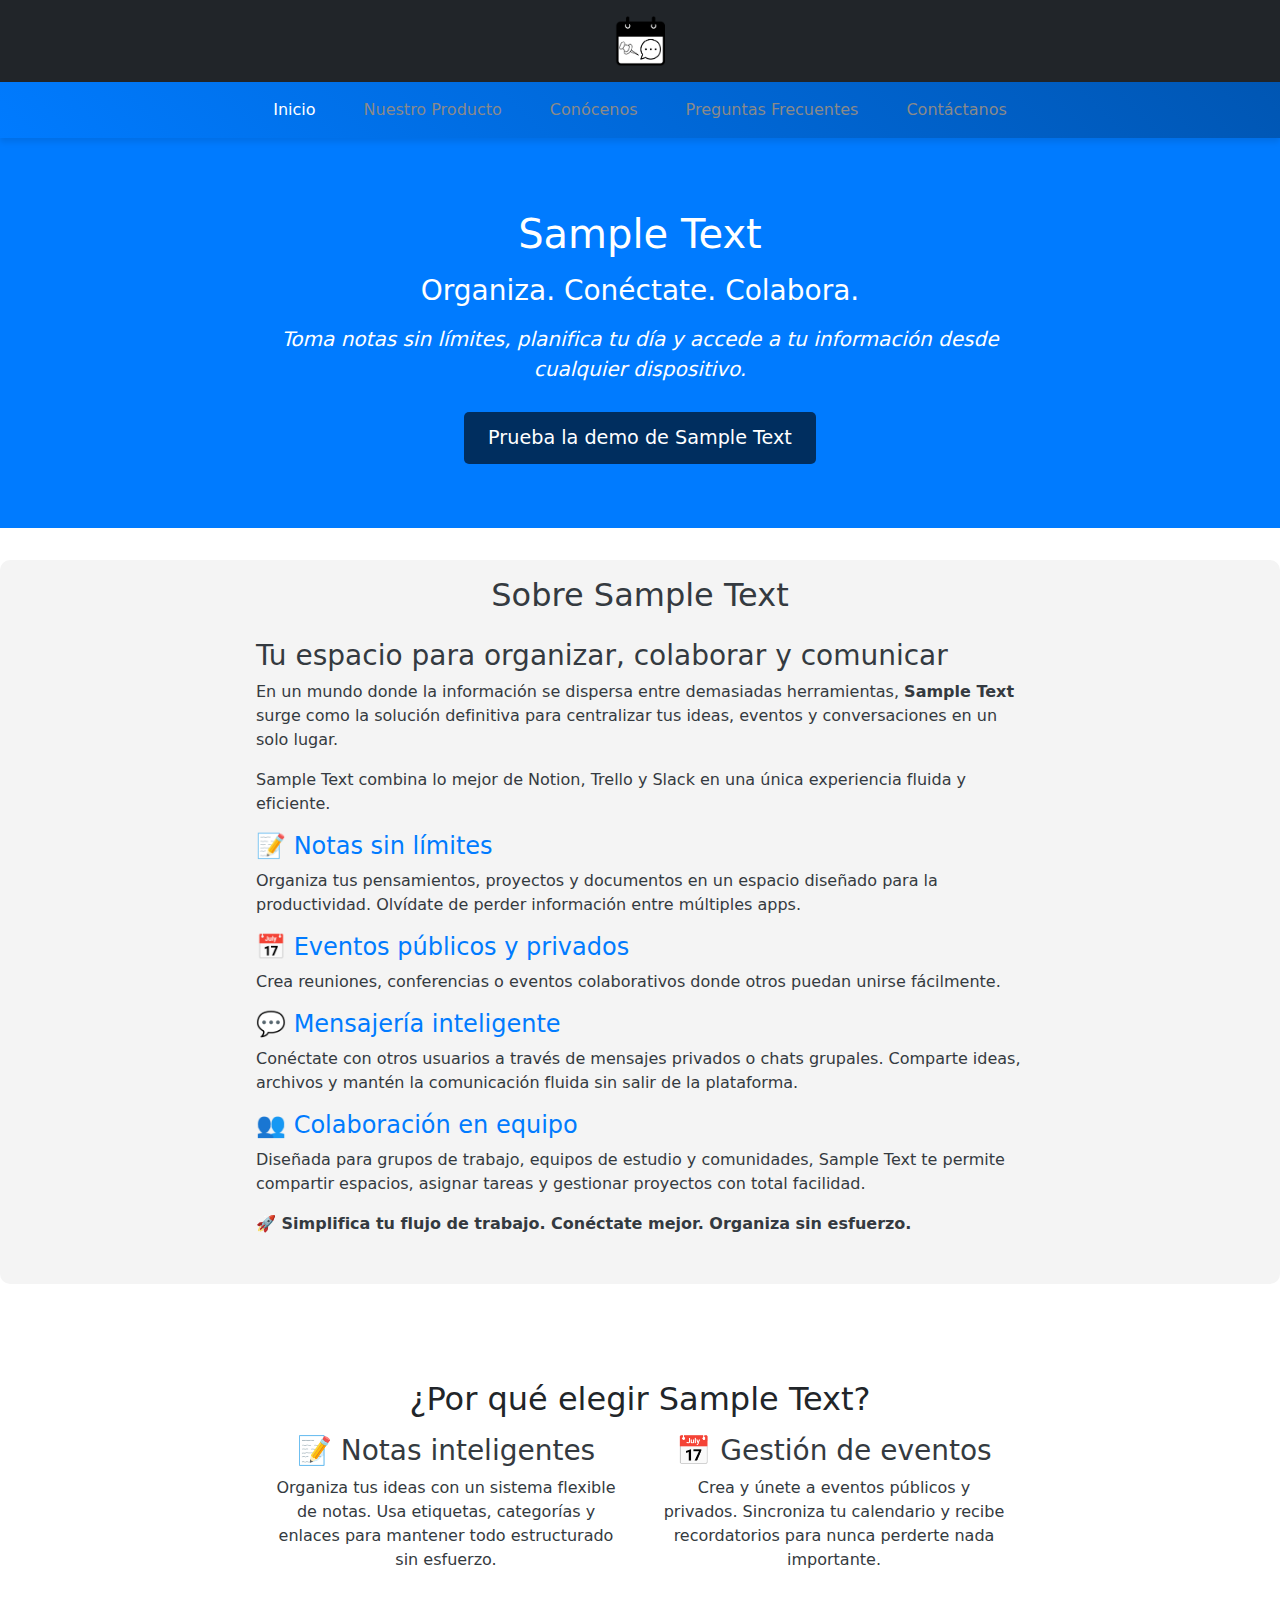
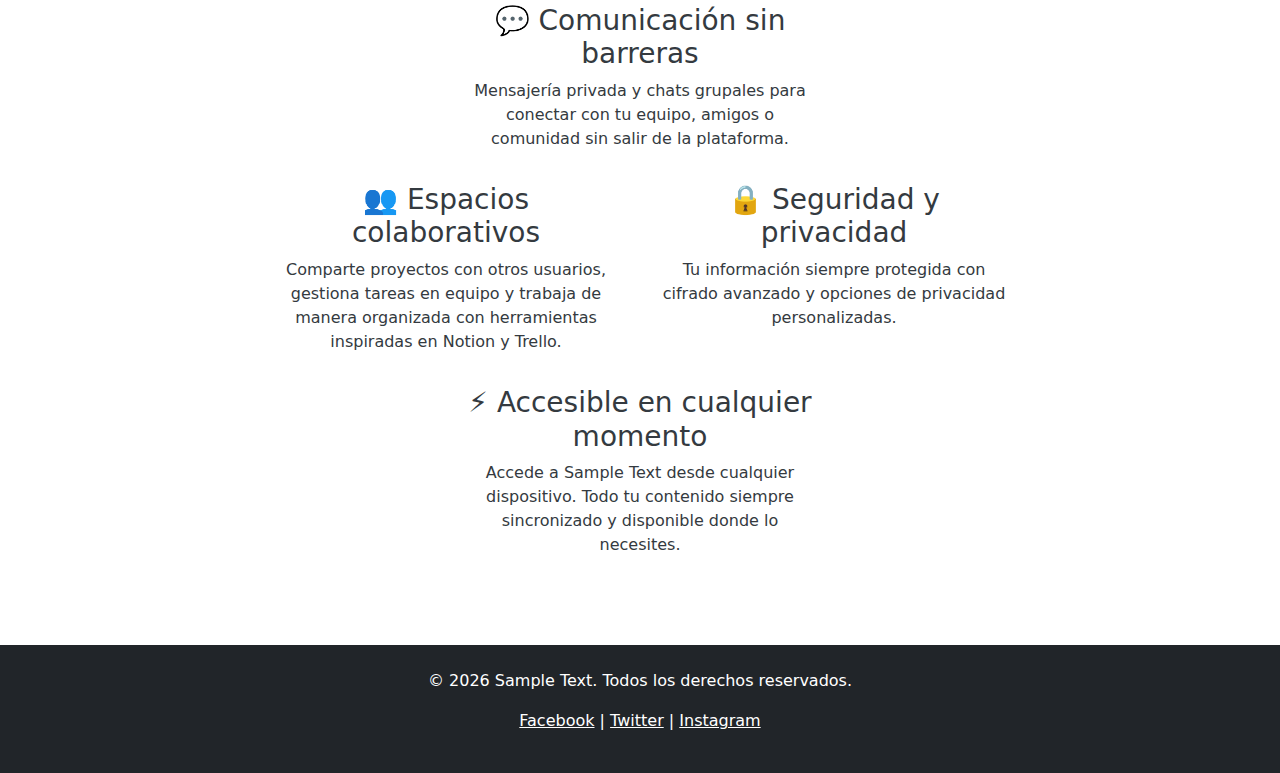
<file: index.html>
<!-- ===================================
     Autor: Gabriel Daniel Manea
     Fecha: 05 de marzo de 2025
  =================================== -->

<!DOCTYPE html>
<html lang="es">
  <head>
    <meta charset="UTF-8">
    <meta name="viewport" content="width=device-width, initial-scale=1.0">
    <meta name="author" content="Gabriel Daniel Manea, Minda Huang">
    <link rel="icon" href="./assets/favicon.png" type="image/png">
    <link rel="stylesheet" href="./css/main.css">
    <link rel="stylesheet" href="./css/index.css">
    <title>Sample Text</title>

    <!-- Bootstrap CSS -->
    <link
      href="https://cdn.jsdelivr.net/npm/bootstrap@5.3.0-alpha1/dist/css/bootstrap.min.css"
      rel="stylesheet">
  </head>
  <body>
    <!-- Header con el logo -->
    <header class="bg-dark py-3">
      <div class="container text-center">
        <a href="./index.html">
          <img
            src="./assets/img/logo.png"
            alt="Imagen del logo de Sample Text"
            class="img-fluid"
            style="max-height: 50px">
        </a>
      </div>
    </header>

    <!-- Barra de navegación (Nav) centrada -->
    <nav
      class="navbar navbar-expand-lg navbar-dark"
      style="background: linear-gradient(45deg, #007bff, #0056b3)">
      <div class="container">
        <button
          class="navbar-toggler"
          type="button"
          data-bs-toggle="collapse"
          data-bs-target="#navbarNav"
          aria-controls="navbarNav"
          aria-expanded="false"
          aria-label="Toggle navigation">
          <span class="navbar-toggler-icon"></span>
        </button>
        <div
          class="collapse navbar-collapse justify-content-center"
          id="navbarNav">
          <ul class="navbar-nav">
            <li class="nav-item ms-3">
              <a class="nav-link text-white active" href="./index.html"
                >Inicio</a
              >
            </li>
            <li class="nav-item ms-3">
              <a class="nav-link text-grey" href="./pages/producto.html"
                >Nuestro Producto</a
              >
            </li>
            <li class="nav-item ms-3">
              <a class="nav-link text-grey" href="./pages/conocenos.html"
                >Conócenos</a
              >
            </li>
            <li class="nav-item ms-3">
              <a class="nav-link text-grey" href="./pages/faq.html"
                >Preguntas Frecuentes</a
              >
            </li>
            <li class="nav-item ms-3">
              <a class="nav-link text-grey" href="./pages/contacto.html"
                >Contáctanos</a
              >
            </li>
          </ul>
        </div>
      </div>
    </nav>

    <main>
      <!-- Sección de Bienvenida -->
      <section id="helloSection" class="text-center">
        <h1>Sample Text</h1>
        <h3>Organiza. Conéctate. Colabora.</h3>
        <p class="lead">
          Toma notas sin límites, planifica tu día y accede a tu información
          desde cualquier dispositivo.
        </p>
        <a href="./pages/producto.html" class="cta-button"
          >Prueba la demo de Sample Text</a
        >
      </section>

      <!-- Sección de Información -->
      <section id="info">
        <h2>Sobre Sample Text</h2>
        <div class="text-block">
          <h3>Tu espacio para organizar, colaborar y comunicar</h3>
          <p>
            En un mundo donde la información se dispersa entre demasiadas
            herramientas, <strong>Sample Text</strong> surge como la solución
            definitiva para centralizar tus ideas, eventos y conversaciones en
            un solo lugar.
          </p>
          <p>
            Sample Text combina lo mejor de Notion, Trello y Slack en una única
            experiencia fluida y eficiente.
          </p>

          <h4>📝 Notas sin límites</h4>
          <p>
            Organiza tus pensamientos, proyectos y documentos en un espacio
            diseñado para la productividad. Olvídate de perder información entre
            múltiples apps.
          </p>

          <h4>📅 Eventos públicos y privados</h4>
          <p>
            Crea reuniones, conferencias o eventos colaborativos donde otros
            puedan unirse fácilmente.
          </p>

          <h4>💬 Mensajería inteligente</h4>
          <p>
            Conéctate con otros usuarios a través de mensajes privados o chats
            grupales. Comparte ideas, archivos y mantén la comunicación fluida
            sin salir de la plataforma.
          </p>

          <h4>👥 Colaboración en equipo</h4>
          <p>
            Diseñada para grupos de trabajo, equipos de estudio y comunidades,
            Sample Text te permite compartir espacios, asignar tareas y
            gestionar proyectos con total facilidad.
          </p>

          <p>
            <strong
              >🚀 Simplifica tu flujo de trabajo. Conéctate mejor. Organiza sin
              esfuerzo.</strong
            >
          </p>
        </div>
      </section>

      <!-- Sección de Características -->
      <section id="features" class="container text-center">
        <h2>¿Por qué elegir Sample Text?</h2>
        <div class="row feature-grid">
          <div class="col-md-4">
            <h3>📝 Notas inteligentes</h3>
            <p>
              Organiza tus ideas con un sistema flexible de notas. Usa
              etiquetas, categorías y enlaces para mantener todo estructurado
              sin esfuerzo.
            </p>
          </div>
          <div class="col-md-4">
            <h3>📅 Gestión de eventos</h3>
            <p>
              Crea y únete a eventos públicos y privados. Sincroniza tu
              calendario y recibe recordatorios para nunca perderte nada
              importante.
            </p>
          </div>
          <div class="col-md-4">
            <h3>💬 Comunicación sin barreras</h3>
            <p>
              Mensajería privada y chats grupales para conectar con tu equipo,
              amigos o comunidad sin salir de la plataforma.
            </p>
          </div>
        </div>
        <div class="row feature-grid">
          <div class="col-md-4">
            <h3>👥 Espacios colaborativos</h3>
            <p>
              Comparte proyectos con otros usuarios, gestiona tareas en equipo y
              trabaja de manera organizada con herramientas inspiradas en Notion
              y Trello.
            </p>
          </div>
          <div class="col-md-4">
            <h3>🔒 Seguridad y privacidad</h3>
            <p>
              Tu información siempre protegida con cifrado avanzado y opciones
              de privacidad personalizadas.
            </p>
          </div>
          <div class="col-md-4">
            <h3>⚡ Accesible en cualquier momento</h3>
            <p>
              Accede a Sample Text desde cualquier dispositivo. Todo tu
              contenido siempre sincronizado y disponible donde lo necesites.
            </p>
          </div>
        </div>
      </section>
    </main>

    <!-- Footer -->
    <footer class="bg-dark text-white text-center py-4">
      <div class="container">
        <p>
          &copy; <span id="current-year"></span> Sample Text. Todos los derechos
          reservados.
        </p>
        <p>
          <a href="#" class="text-white" target="_blank">Facebook</a> |
          <a href="#" class="text-white" target="_blank">Twitter</a> |
          <a href="#" class="text-white" target="_blank">Instagram</a>
        </p>
      </div>
    </footer>

    <!-- JavaScript para el año dinámico -->
    <script>
      // Obtener el elemento con el id 'current-year'
      const currentYear = document.getElementById("current-year");

      // Establecer el valor del año actual
      currentYear.textContent = new Date().getFullYear();
    </script>

    <!-- Bootstrap JS y Popper.js -->
    <script src="https://cdn.jsdelivr.net/npm/@popperjs/core@2.11.6/dist/umd/popper.min.js"></script>
    <script src="https://cdn.jsdelivr.net/npm/bootstrap@5.3.0-alpha1/dist/js/bootstrap.min.js"></script>
  </body>
</html>
</file>
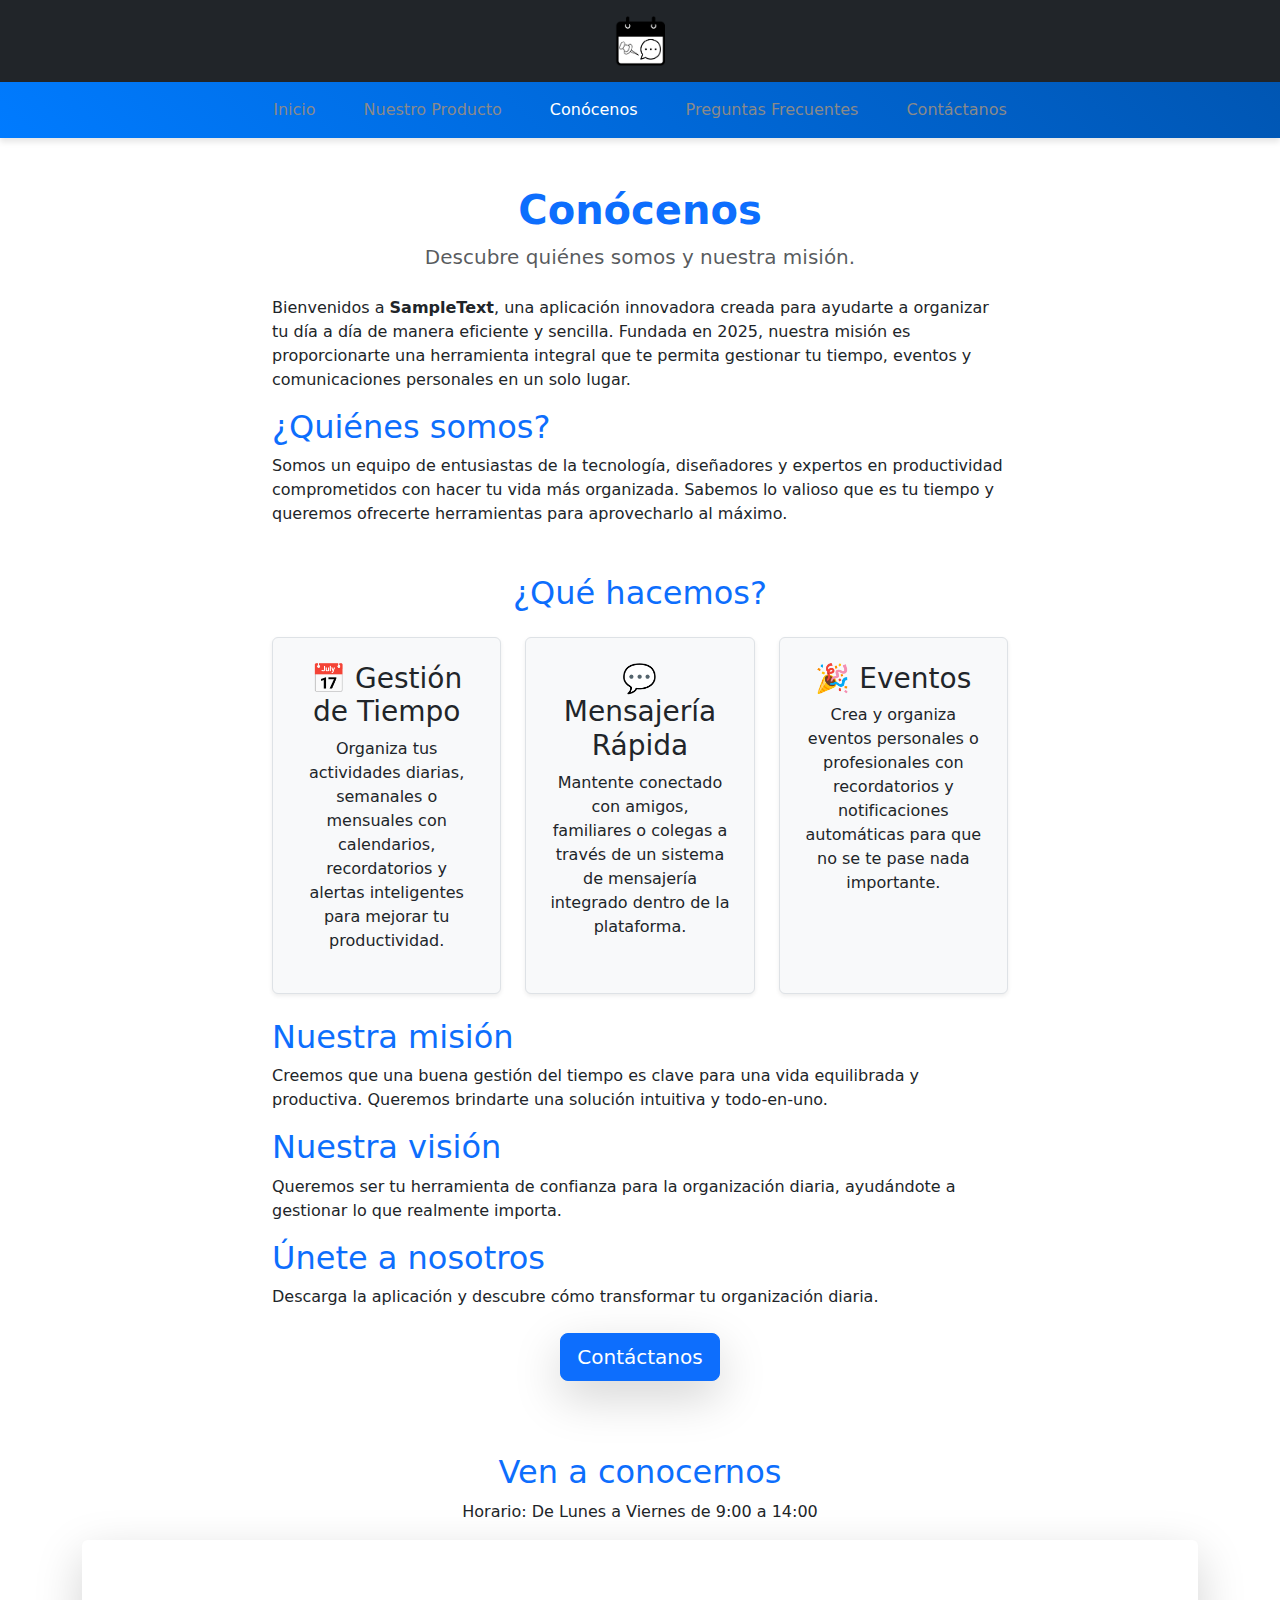
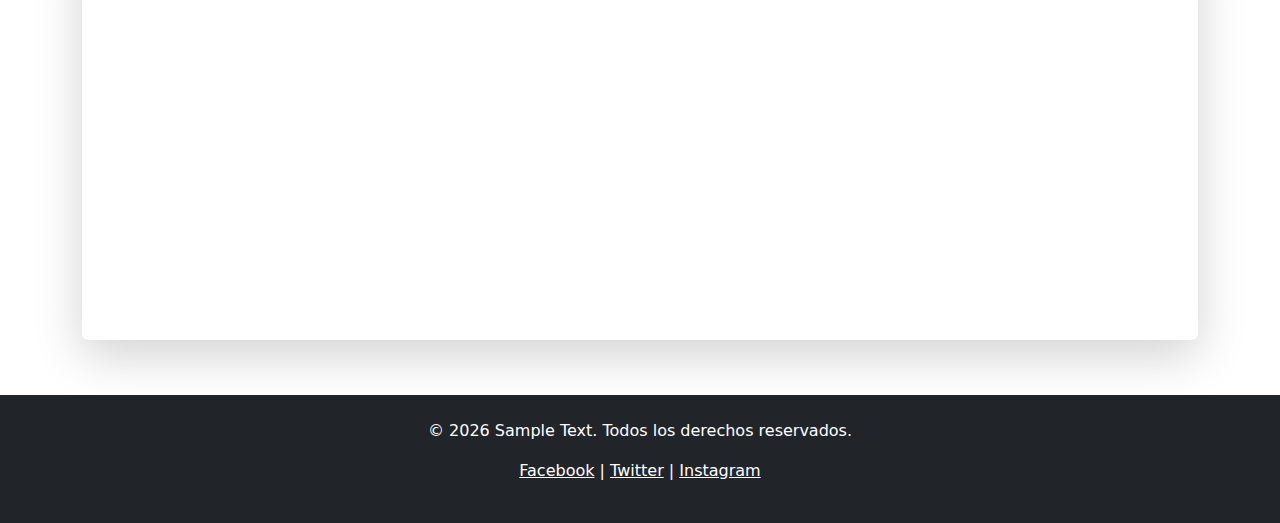
<file: pages/conocenos.html>
<!-- ===================================
     Autor: Minda Huang
     Fecha: 05 de marzo de 2025
  =================================== -->

<!DOCTYPE html>
<html lang="es">
  <head>
    <meta charset="UTF-8">
    <meta name="viewport" content="width=device-width, initial-scale=1.0">
    <meta name="author" content="Gabriel Daniel Manea, Minda Huang">
    <link rel="icon" href="../assets/favicon.png" type="image/png">
    <link rel="stylesheet" href="../css/main.css">
    <link rel="stylesheet" href="../css/conocenos.css">
    <link rel="stylesheet" href="../css/conocenos.css">
    <title>Conócenos</title>

    <!-- Bootstrap CSS -->
    <link
      href="https://cdn.jsdelivr.net/npm/bootstrap@5.3.0-alpha1/dist/css/bootstrap.min.css"
      rel="stylesheet">
  </head>
  <body>
    <!-- Header con el logo -->
    <header class="bg-dark py-3">
      <div class="container text-center">
        <a href="../index.html">
          <img
            src="../assets/img/logo.png"
            alt="Imagen del logo de Sample Text"
            class="img-fluid"
            style="max-height: 50px">
        </a>
      </div>
    </header>

    <!-- Barra de navegación (Nav) centrada -->
    <nav
      class="navbar navbar-expand-lg navbar-dark"
      style="background: linear-gradient(45deg, #007bff, #0056b3)">
      <div class="container">
        <button
          class="navbar-toggler"
          type="button"
          data-bs-toggle="collapse"
          data-bs-target="#navbarNav"
          aria-controls="navbarNav"
          aria-expanded="false"
          aria-label="Toggle navigation">
          <span class="navbar-toggler-icon"></span>
        </button>
        <div
          class="collapse navbar-collapse justify-content-center"
          id="navbarNav">
          <ul class="navbar-nav">
            <li class="nav-item ms-3">
              <a class="nav-link text-grey" href="../index.html">Inicio</a>
            </li>
            <li class="nav-item ms-3">
              <a class="nav-link text-grey" href="./producto.html"
                >Nuestro Producto</a
              >
            </li>
            <li class="nav-item ms-3">
              <a class="nav-link text-white active" href="./conocenos.html"
                >Conócenos</a
              >
            </li>
            <li class="nav-item ms-3">
              <a class="nav-link text-grey" href="./faq.html"
                >Preguntas Frecuentes</a
              >
            </li>
            <li class="nav-item ms-3">
              <a class="nav-link text-grey" href="./contacto.html"
                >Contáctanos</a
              >
            </li>
          </ul>
        </div>
      </div>
    </nav>

    <!-- Contenido principal -->
    <main class="container py-5">
      <div class="text-center">
        <h1 class="fw-bold text-primary">Conócenos</h1>
        <p class="lead text-muted">Descubre quiénes somos y nuestra misión.</p>
      </div>

      <div class="row mt-4">
        <div class="col-lg-8 mx-auto">
          <p>
            Bienvenidos a <strong>SampleText</strong>, una aplicación innovadora
            creada para ayudarte a organizar tu día a día de manera eficiente y
            sencilla. Fundada en 2025, nuestra misión es proporcionarte una
            herramienta integral que te permita gestionar tu tiempo, eventos y
            comunicaciones personales en un solo lugar.
          </p>

          <h2 class="text-primary">¿Quiénes somos?</h2>
          <p>
            Somos un equipo de entusiastas de la tecnología, diseñadores y
            expertos en productividad comprometidos con hacer tu vida más
            organizada. Sabemos lo valioso que es tu tiempo y queremos ofrecerte
            herramientas para aprovecharlo al máximo.
          </p>

          <h2 class="text-primary text-center mt-5">¿Qué hacemos?</h2>
          <div class="row text-center mt-4">
            <div class="col-md-4">
              <div class="p-4 border rounded shadow-sm bg-light h-100">
                <h3>📅 Gestión de Tiempo</h3>
                <p>
                  Organiza tus actividades diarias, semanales o mensuales con
                  calendarios, recordatorios y alertas inteligentes para mejorar
                  tu productividad.
                </p>
              </div>
            </div>
            <div class="col-md-4">
              <div class="p-4 border rounded shadow-sm bg-light h-100">
                <h3>💬 Mensajería Rápida</h3>
                <p>
                  Mantente conectado con amigos, familiares o colegas a través
                  de un sistema de mensajería integrado dentro de la plataforma.
                </p>
              </div>
            </div>
            <div class="col-md-4">
              <div class="p-4 border rounded shadow-sm bg-light h-100">
                <h3>🎉 Eventos</h3>
                <p>
                  Crea y organiza eventos personales o profesionales con
                  recordatorios y notificaciones automáticas para que no se te
                  pase nada importante.
                </p>
              </div>
            </div>
          </div>

          <h2 class="text-primary mt-4">Nuestra misión</h2>
          <p>
            Creemos que una buena gestión del tiempo es clave para una vida
            equilibrada y productiva. Queremos brindarte una solución intuitiva
            y todo-en-uno.
          </p>

          <h2 class="text-primary">Nuestra visión</h2>
          <p>
            Queremos ser tu herramienta de confianza para la organización
            diaria, ayudándote a gestionar lo que realmente importa.
          </p>

          <h2 class="text-primary">Únete a nosotros</h2>
          <p>
            Descarga la aplicación y descubre cómo transformar tu organización
            diaria.
          </p>

          <div class="text-center my-4">
            <a href="./contacto.html" class="btn btn-primary btn-lg shadow-lg"
              >Contáctanos</a
            >
          </div>
        </div>
      </div>

      <h2 class="text-primary text-center mt-5">Ven a conocernos</h2>
      <p class="text-center">Horario: De Lunes a Viernes de 9:00 a 14:00</p>
      <div class="text-center">
        <iframe
          class="rounded shadow-lg"
          src="https://www.google.com/maps/embed?pb=!1m18!1m12!1m3!1d3081.761595910174!2d-0.46865632416276914!3d39.42951517161536!2m3!1f0!2f0!3f0!3m2!1i1024!2i768!4f13.1!3m3!1m2!1s0xd6051c6c56cfbf7%3A0x342b9d1e78f763c!2sIES%20Serra%20Perenxisa!5e0!3m2!1ses!2ses!4v1741109785079!5m2!1ses!2ses"
          allowfullscreen=""
          loading="lazy"></iframe>
      </div>
    </main>

    <!-- Footer -->
    <footer class="bg-dark text-white text-center py-4">
      <div class="container">
        <p>
          &copy; <span id="current-year"></span> Sample Text. Todos los derechos
          reservados.
        </p>
        <p>
          <a href="#" class="text-white" target="_blank">Facebook</a> |
          <a href="#" class="text-white" target="_blank">Twitter</a> |
          <a href="#" class="text-white" target="_blank">Instagram</a>
        </p>
      </div>
    </footer>

    <!-- JavaScript para el año dinámico -->
    <script>
      // Obtener el elemento con el id 'current-year'
      const currentYear = document.getElementById("current-year");

      // Establecer el valor del año actual
      currentYear.textContent = new Date().getFullYear();
    </script>

    <!-- Bootstrap JS y Popper.js -->
    <script src="https://cdn.jsdelivr.net/npm/@popperjs/core@2.11.6/dist/umd/popper.min.js"></script>
    <script src="https://cdn.jsdelivr.net/npm/bootstrap@5.3.0-alpha1/dist/js/bootstrap.min.js"></script>
  </body>
</html>
</file>
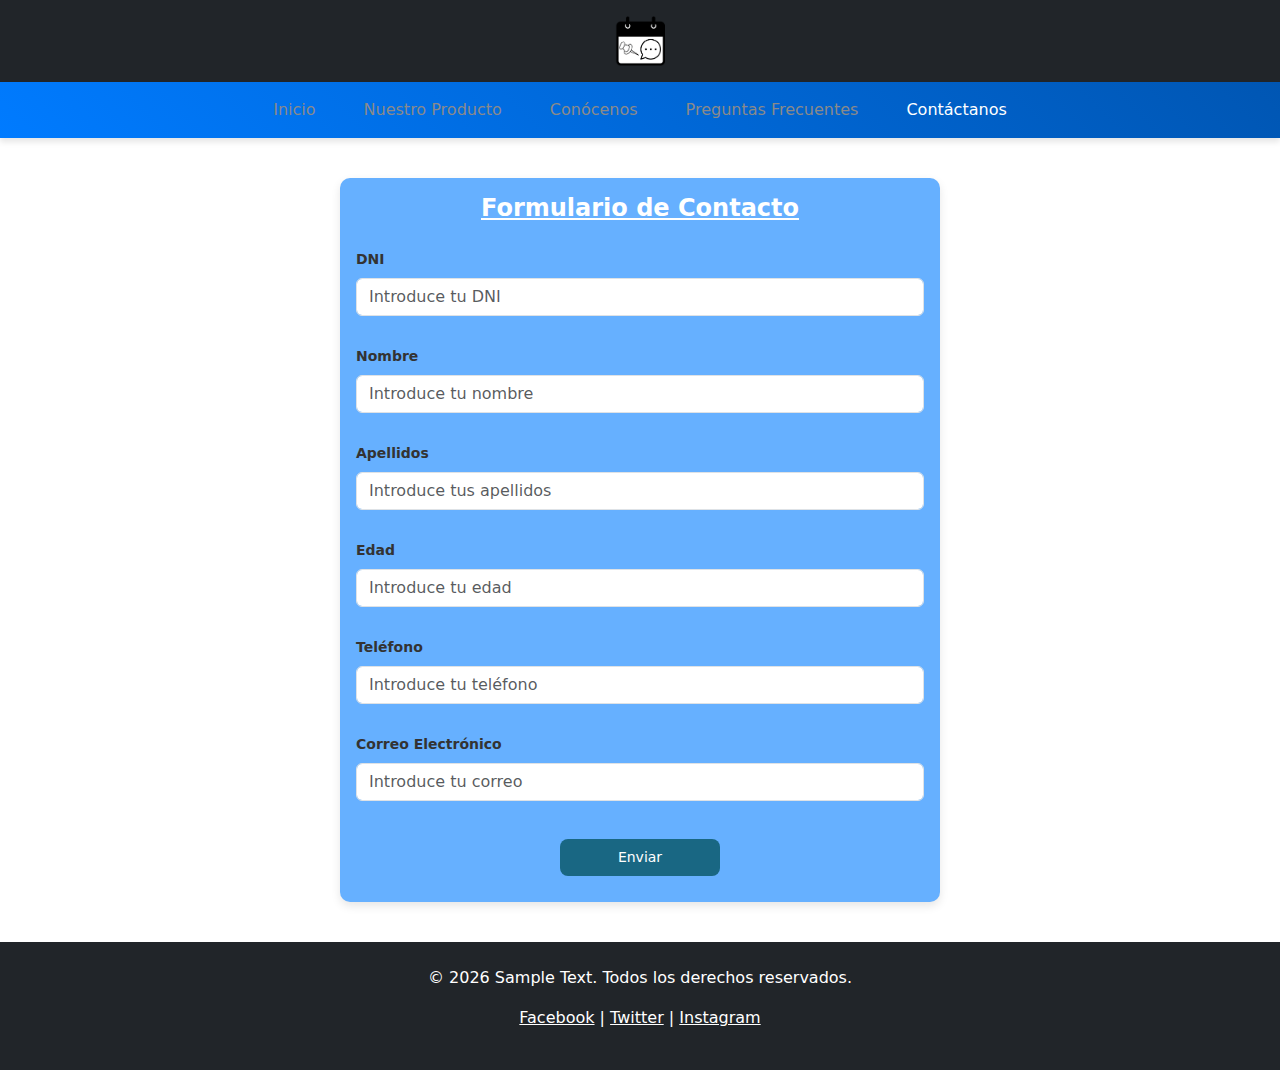
<file: pages/contacto.html>
<!-- ===================================
     Autor: Gabriel Daniel Manea
     Fecha: 05 de marzo de 2025
  =================================== -->


 
<!DOCTYPE html>
<html lang="es">
  <head>
    <meta charset="UTF-8">
    <meta name="viewport" content="width=device-width, initial-scale=1.0">
    <meta name="author" content="Gabriel Daniel Manea, Minda Huang">
    <link rel="icon" href="../assets/favicon.png" type="image/png">
    <link rel="stylesheet" href="../css/main.css">
    <link rel="stylesheet" href="../css/contacto.css">
    <title>Contáctanos</title>

    <!-- Bootstrap CSS -->
    <link
      href="https://cdn.jsdelivr.net/npm/bootstrap@5.3.0-alpha1/dist/css/bootstrap.min.css"
      rel="stylesheet">
  </head>
    <!-- Header con el logo -->
    <header class="bg-dark py-3">
      <div class="container text-center">
        <a href="../index.html">
          <img
            src="../assets/img/logo.png"
            alt="Imagen del logo de Sample Text"
            class="img-fluid"
            style="max-height: 50px">
        </a>
      </div>
    </header>

    <!-- Barra de navegación (Nav) centrada -->
    <nav
      class="navbar navbar-expand-lg navbar-dark"
      style="background: linear-gradient(45deg, #007bff, #0056b3)">
      <div class="container">
        <button
          class="navbar-toggler"
          type="button"
          data-bs-toggle="collapse"
          data-bs-target="#navbarNav"
          aria-controls="navbarNav"
          aria-expanded="false"
          aria-label="Toggle navigation">
          <span class="navbar-toggler-icon"></span>
        </button>
        <div
          class="collapse navbar-collapse justify-content-center"
          id="navbarNav">
          <ul class="navbar-nav">
            <li class="nav-item ms-3">
              <a
                class="nav-link text-grey"
                href="../index.html"
                >Inicio</a
              >
            </li>
            <li class="nav-item ms-3">
              <a
                class="nav-link text-grey"
                href="./producto.html"
                >Nuestro Producto</a
              >
            </li>
            <li class="nav-item ms-3">
              <a
                class="nav-link text-grey"
                href="./conocenos.html"
                >Conócenos</a
              >
            </li>
            <li class="nav-item ms-3">
              <a
                class="nav-link text-grey"
                href="./faq.html"
                >Preguntas Frecuentes</a
              >
            </li>
            <li class="nav-item ms-3">
              <a
                class="nav-link text-white active"
                href="./contacto.html"
                >Contáctanos</a
              >
            </li>
          </ul>
        </div>
      </div>
    </nav>

    <main class="contact-container">
      <h1 class="contact-title text-center mb-4">Formulario de Contacto</h1>
      <form id="contactForm" method="POST" action="#">
        <div class="mb-3">
          <label for="dni" class="form-label">DNI</label>
          <input
            type="text"
            id="dni"
            class="form-control"
            required
            placeholder="Introduce tu DNI">
          <div class="invalid-feedback">
            Por favor, introduce un DNI válido.
          </div>
        </div>
        <div class="mb-3">
          <label for="nombre" class="form-label">Nombre</label>
          <input
            type="text"
            id="nombre"
            class="form-control"
            required
            placeholder="Introduce tu nombre">
        </div>
        <div class="mb-3">
          <label for="apellidos" class="form-label">Apellidos</label>
          <input
            type="text"
            id="apellidos"
            class="form-control"
            required
            placeholder="Introduce tus apellidos">
        </div>
        <div class="mb-3">
          <label for="edad" class="form-label">Edad</label>
          <input
            type="number"
            id="edad"
            class="form-control"
            required
            placeholder="Introduce tu edad">
        </div>
        <div class="mb-3">
          <label for="telefono" class="form-label">Teléfono</label>
          <input
            type="tel"
            id="telefono"
            class="form-control"
            required
            placeholder="Introduce tu teléfono">
        </div>
        <div class="mb-3">
          <label for="email" class="form-label">Correo Electrónico</label>
          <input
            type="email"
            id="email"
            class="form-control"
            required
            placeholder="Introduce tu correo">
          <div class="invalid-feedback">Introduce un correo válido.</div>
        </div>
        <button type="submit" class="contact-button">Enviar</button>
      </form>
    </main>

    <!-- Footer -->
    <footer class="bg-dark text-white text-center py-4">
      <div class="container">
        <p>
          &copy; <span id="current-year"></span> Sample Text. Todos los derechos
          reservados.
        </p>
        <p>
          <a href="#" class="text-white" target="_blank"
            >Facebook</a
          >
          |
          <a href="#" class="text-white" target="_blank"
            >Twitter</a
          >
          |
          <a href="#" class="text-white" target="_blank"
            >Instagram</a
          >
        </p>
      </div>
    </footer>

    <script>
      document.getElementById("current-year").textContent =
        new Date().getFullYear();
    </script>
    <script src="https://cdn.jsdelivr.net/npm/@popperjs/core@2.11.6/dist/umd/popper.min.js"></script>
    <script src="https://cdn.jsdelivr.net/npm/bootstrap@5.3.0-alpha1/dist/js/bootstrap.min.js"></script>
    <script src="../js/formulario.js"></script>
  </body>
</html>
</file>
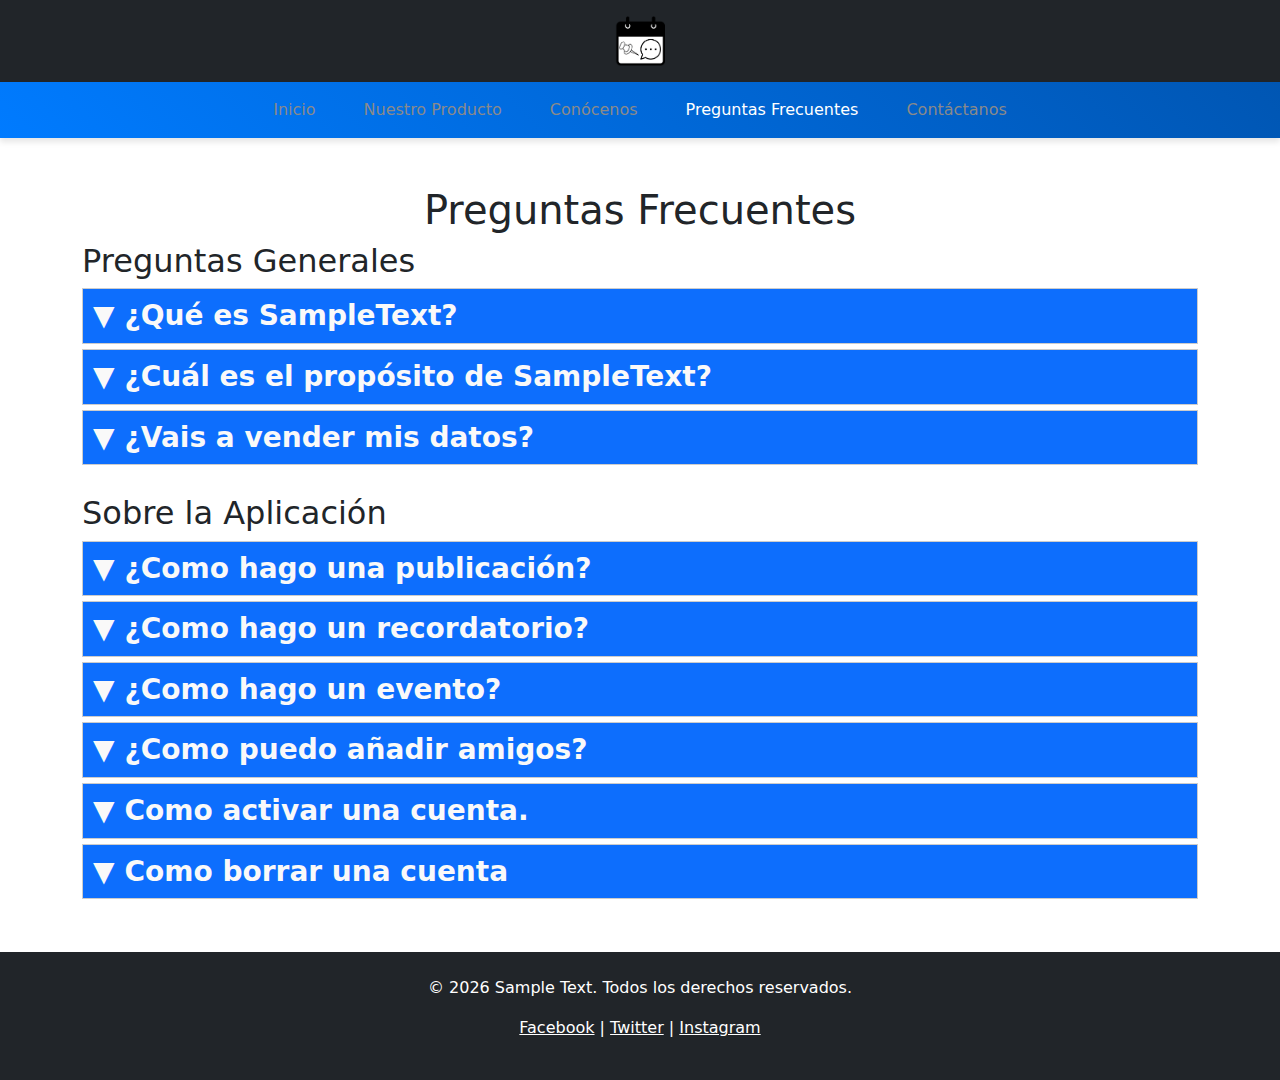
<file: pages/faq.html>
<!-- ===================================
     Autor: Minda Huang
     Fecha: 05 de marzo de 2025
  =================================== -->

<!DOCTYPE html>
<html lang="es">
  <head>
    <meta charset="UTF-8">
    <meta name="viewport" content="width=device-width, initial-scale=1.0">
    <meta name="author" content="Gabriel Daniel Manea, Minda Huang">
    <link rel="icon" href="../assets/favicon.png" type="image/png">
    <link rel="stylesheet" href="../css/main.css">
    <link rel="stylesheet" href="../css/faq.css">
    <title>Preguntas Frecuentes</title>

    <!-- Bootstrap CSS -->
    <link
      href="https://cdn.jsdelivr.net/npm/bootstrap@5.3.0-alpha1/dist/css/bootstrap.min.css"
      rel="stylesheet">
  </head>
  <body>
    <!-- Header con el logo -->
    <header class="bg-dark py-3">
      <div class="container text-center">
        <a href="../index.html">
          <img
            src="../assets/img/logo.png"
            alt="Imagen del logo de Sample Text"
            class="img-fluid"
            style="max-height: 50px">
        </a>
      </div>
    </header>

    <!-- Barra de navegación (Nav) centrada -->
    <nav
      class="navbar navbar-expand-lg navbar-dark"
      style="background: linear-gradient(45deg, #007bff, #0056b3)">
      <div class="container">
        <button
          class="navbar-toggler"
          type="button"
          data-bs-toggle="collapse"
          data-bs-target="#navbarNav"
          aria-controls="navbarNav"
          aria-expanded="false"
          aria-label="Toggle navigation">
          <span class="navbar-toggler-icon"></span>
        </button>
        <div
          class="collapse navbar-collapse justify-content-center"
          id="navbarNav">
          <ul class="navbar-nav">
            <li class="nav-item ms-3">
              <a class="nav-link text-grey" href="../index.html">Inicio</a>
            </li>
            <li class="nav-item ms-3">
              <a class="nav-link text-grey" href="./producto.html"
                >Nuestro Producto</a
              >
            </li>
            <li class="nav-item ms-3">
              <a class="nav-link text-grey" href="./conocenos.html"
                >Conócenos</a
              >
            </li>
            <li class="nav-item ms-3">
              <a class="nav-link text-white active" href="./faq.html"
                >Preguntas Frecuentes</a
              >
            </li>
            <li class="nav-item ms-3">
              <a class="nav-link text-grey" href="./contacto.html"
                >Contáctanos</a
              >
            </li>
          </ul>
        </div>
      </div>
    </nav>

    <!-- Contenido de la página (personalizar con preguntas) -->
    <main class="container py-5">
      <h1 class="text-center">Preguntas Frecuentes</h1>
      <h2>Preguntas Generales</h2>
      <div class="faq-item">
        <h3 class="faq-question">
          <span class="arrow">▼</span> ¿Qué es SampleText?
        </h3>
        <p class="faq-answer">
          SampleText es una aplicación web diseñada para ayudar a las personas a
          organizar sus eventos y gestionar su tiempo de manera más eficiente.
          Ofrece funcionalidades como la creación de eventos, recordatorios y la
          posibilidad de enviar mensajes entre usuarios para facilitar la
          colaboración.
        </p>
      </div>
      <!-- Añadir más preguntas -->
      <div class="faq-item">
        <h3 class="faq-question">
          <span class="arrow">▼</span> ¿Cuál es el propósito de SampleText?
        </h3>
        <p class="faq-answer">
          El propósito de SampleText es brindarte herramientas sencillas y
          efectivas para que puedas organizar tanto eventos como tus actividades
          diarias. Ya sea que necesites planificar una reunión, establecer
          recordatorios importantes o coordinarte con amigos y colegas, nuestra
          aplicación está pensada para facilitarte la vida.
        </p>
      </div>
      <div class="faq-item">
        <h3 class="faq-question">
          <span class="arrow">▼</span> ¿Vais a vender mis datos?
        </h3>
        <p class="faq-answer">
          No, en SampleText nos tomamos muy en serio tu privacidad. No
          venderemos ni compartiremos tus datos personales con terceros. Nos
          comprometemos a proteger tu información y a usarla solo para ofrecerte
          los servicios de nuestra plataforma.
        </p>
      </div>
      <br>
      <h2>Sobre la Aplicación</h2>
      <div class="faq-item">
        <h3 class="faq-question">
          <span class="arrow">▼</span> ¿Como hago una publicación?
        </h3>
        <p class="faq-answer">
          Para hacer una publicación, simplemente ingresa a la sección de
          mensajería de la aplicación y selecciona el grupo o contacto con el
          que deseas compartir la información. Desde allí, puedes escribir tu
          mensaje y compartirlo con las personas que elijas.
        </p>
      </div>
      <div class="faq-item">
        <h3 class="faq-question">
          <span class="arrow">▼</span> ¿Como hago un recordatorio?
        </h3>
        <p class="faq-answer">
          Para crear un recordatorio, accede a la opción de recordatorios en el
          menú principal. Allí podrás elegir la fecha, hora y añadir detalles
          específicos para que el recordatorio se active y te avise cuando lo
          necesites.
        </p>
      </div>
      <div class="faq-item">
        <h3 class="faq-question">
          <span class="arrow">▼</span> ¿Como hago un evento?
        </h3>
        <p class="faq-answer">
          Para crear un evento, dirígete al calendario dentro de la aplicación.
          Haz clic en la fecha en la que deseas programar el evento, ingresa los
          detalles como la hora, ubicación y descripción, y luego guarda el
          evento. También podrás invitar a otros usuarios a unirse.
        </p>
      </div>
      <div class="faq-item">
        <h3 class="faq-question">
          <span class="arrow">▼</span> ¿Como puedo añadir amigos?
        </h3>
        <p class="faq-answer">
          Para añadir amigos, ve a la sección de contactos y busca a las
          personas que quieras agregar. Puedes buscarlas por su nombre de
          usuario o correo electrónico. Luego, simplemente selecciona "Añadir
          amigo" y espera a que acepten tu solicitud.
        </p>
      </div>
      <div class="faq-item">
        <h3 class="faq-question">
          <span class="arrow">▼</span> Como activar una cuenta.
        </h3>
        <p class="faq-answer">
          Para activar tu cuenta, primero crea una nueva cuenta con tu correo
          electrónico y una contraseña segura. Después, recibirás un correo de
          confirmación. Haz clic en el enlace del correo para verificar tu
          cuenta y ¡listo! Ya podrás empezar a usar SampleText.
        </p>
      </div>
      <div class="faq-item">
        <h3 class="faq-question">
          <span class="arrow">▼</span> Como borrar una cuenta
        </h3>
        <p class="faq-answer">
          Si deseas borrar tu cuenta, dirígete a la configuración de tu perfil y
          selecciona la opción de "Eliminar cuenta". Ten en cuenta que esta
          acción es irreversible y perderás toda la información asociada a tu
          cuenta.
        </p>
      </div>
    </main>

    <!-- Footer -->
    <footer class="bg-dark text-white text-center py-4">
      <div class="container">
        <p>
          &copy; <span id="current-year"></span> Sample Text. Todos los derechos
          reservados.
        </p>
        <p>
          <a href="#" class="text-white" target="_blank">Facebook</a> |
          <a href="#" class="text-white" target="_blank">Twitter</a> |
          <a href="#" class="text-white" target="_blank">Instagram</a>
        </p>
      </div>
    </footer>

    <!-- JavaScript para el año dinámico -->
    <script>
      // Obtener el elemento con el id 'current-year'
      const currentYear = document.getElementById("current-year");

      // Establecer el valor del año actual
      currentYear.textContent = new Date().getFullYear();
    </script>

    <!-- Bootstrap JS y Popper.js -->
    <script src="https://cdn.jsdelivr.net/npm/@popperjs/core@2.11.6/dist/umd/popper.min.js"></script>
    <script src="https://cdn.jsdelivr.net/npm/bootstrap@5.3.0-alpha1/dist/js/bootstrap.min.js"></script>

    <!-- Enlace al archivo JS externo -->
    <script src="../js/faq.js"></script>
  </body>
</html>
</file>
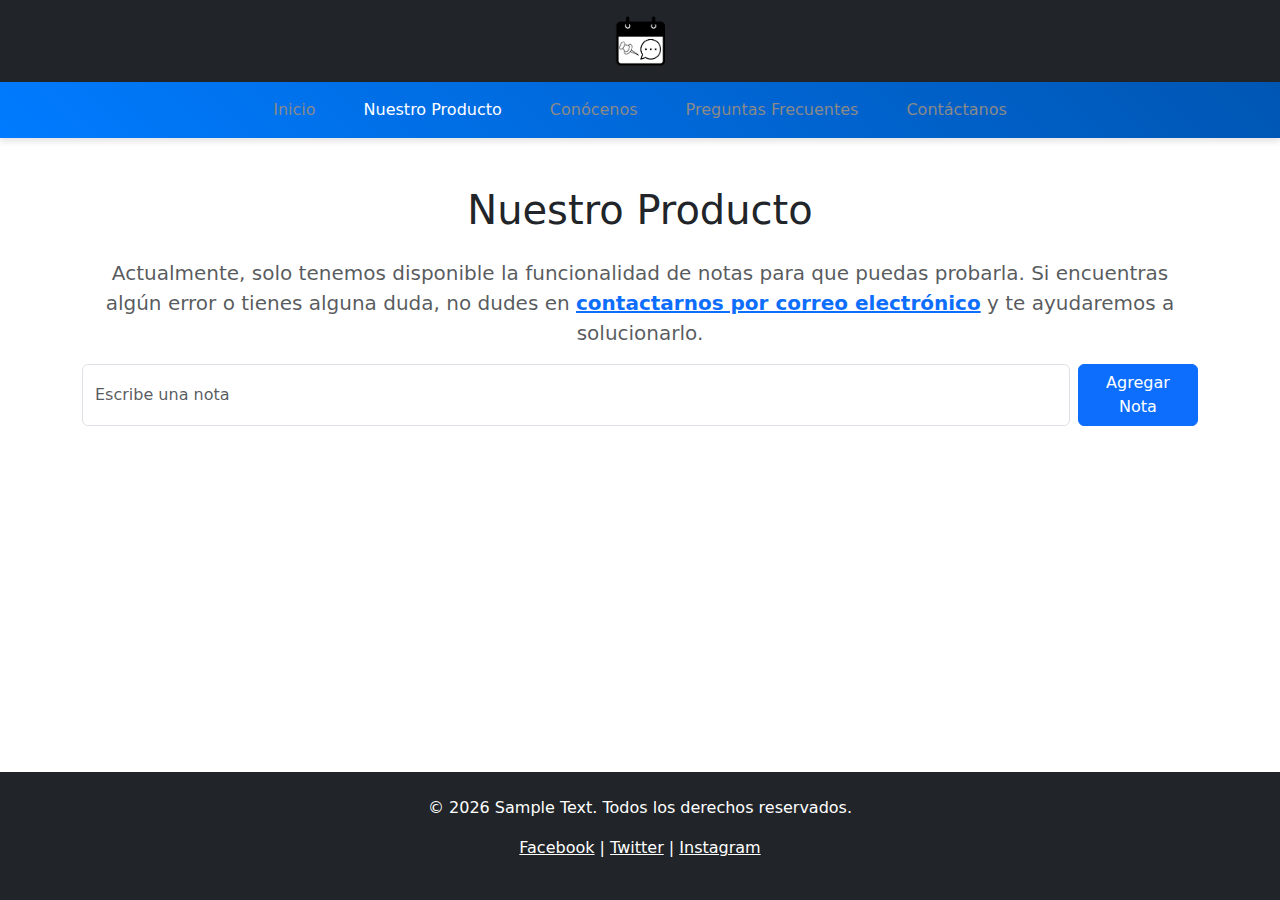
<file: pages/producto.html>
<!-- ===================================
     Autor: Gabriel Daniel Manea
     Fecha: 05 de marzo de 2025
  =================================== -->

<!DOCTYPE html>
<html lang="es">
  <head>
    <meta charset="UTF-8">
    <meta name="viewport" content="width=device-width, initial-scale=1.0">
    <meta name="author" content="Gabriel Daniel Manea, Minda Huang">
    <link rel="icon" href="../assets/favicon.png" type="image/png">
    <link rel="stylesheet" href="../css/main.css">
    <title>Nuestro Producto</title>

    <!-- Bootstrap CSS -->
    <link
      href="https://cdn.jsdelivr.net/npm/bootstrap@5.3.0-alpha1/dist/css/bootstrap.min.css"
      rel="stylesheet">
  </head>
  <body>
    <!-- Header con el logo -->
    <header class="bg-dark py-3">
      <div class="container text-center">
        <a href="../index.html">
          <img
            src="../assets/img/logo.png"
            alt="Imagen del logo de Sample Text"
            class="img-fluid"
            style="max-height: 50px">
        </a>
      </div>
    </header>

    <!-- Barra de navegación (Nav) centrada -->
    <nav
      class="navbar navbar-expand-lg navbar-dark"
      style="background: linear-gradient(45deg, #007bff, #0056b3)">
      <div class="container">
        <button
          class="navbar-toggler"
          type="button"
          data-bs-toggle="collapse"
          data-bs-target="#navbarNav"
          aria-controls="navbarNav"
          aria-expanded="false"
          aria-label="Toggle navigation">
          <span class="navbar-toggler-icon"></span>
        </button>
        <div
          class="collapse navbar-collapse justify-content-center"
          id="navbarNav">
          <ul class="navbar-nav">
            <li class="nav-item ms-3">
              <a class="nav-link text-grey" href="../index.html">Inicio</a>
            </li>
            <li class="nav-item ms-3">
              <a class="nav-link text-white active" href="./producto.html"
                >Nuestro Producto</a
              >
            </li>
            <li class="nav-item ms-3">
              <a class="nav-link text-grey" href="./conocenos.html"
                >Conócenos</a
              >
            </li>
            <li class="nav-item ms-3">
              <a class="nav-link text-grey" href="./faq.html"
                >Preguntas Frecuentes</a
              >
            </li>
            <li class="nav-item ms-3">
              <a class="nav-link text-grey" href="./contacto.html"
                >Contáctanos</a
              >
            </li>
          </ul>
        </div>
      </div>
    </nav>

    <!-- Contenido de la página -->
    <main class="container py-5">
      <h1 class="text-center text-dark mb-4">Nuestro Producto</h1>
      <p class="lead text-center text-muted">
        Actualmente, solo tenemos disponible la funcionalidad de notas para que
        puedas probarla. Si encuentras algún error o tienes alguna duda, no
        dudes en
        <a href="mailto:sampletextcompany@gmail.com" class="fw-bold"
          >contactarnos por correo electrónico</a
        >
        y te ayudaremos a solucionarlo.
      </p>

      <!-- Formulario para agregar una nueva nota -->
      <form id="formularioNota" class="d-flex mb-4">
        <input
          type="text"
          id="notaInput"
          class="form-control me-2"
          placeholder="Escribe una nota"
          required>
        <button type="submit" class="btn btn-primary">Agregar Nota</button>
      </form>

      <!-- Lista de notas -->
      <ul id="listaNotas" class="list-group"></ul>
    </main>

    <!-- Footer -->
    <footer class="bg-dark text-white text-center py-4">
      <div class="container">
        <p>
          &copy; <span id="current-year"></span> Sample Text. Todos los derechos
          reservados.
        </p>
        <p>
          <a href="#" class="text-white" target="_blank">Facebook</a> |
          <a href="#" class="text-white" target="_blank">Twitter</a> |
          <a href="#" class="text-white" target="_blank">Instagram</a>
        </p>
      </div>
    </footer>

    <!-- JavaScript para el año dinámico -->
    <script>
      // Obtener el elemento con el id 'current-year'
      const currentYear = document.getElementById("current-year");

      // Establecer el valor del año actual
      currentYear.textContent = new Date().getFullYear();
    </script>

    <!-- Bootstrap JS y Popper.js -->
    <script src="https://cdn.jsdelivr.net/npm/@popperjs/core@2.11.6/dist/umd/popper.min.js"></script>
    <script src="https://cdn.jsdelivr.net/npm/bootstrap@5.3.0-alpha1/dist/js/bootstrap.min.js"></script>

    <!-- Enlace a producto.js -->
    <script src="../js/producto.js"></script>
  </body>
</html>
</file>
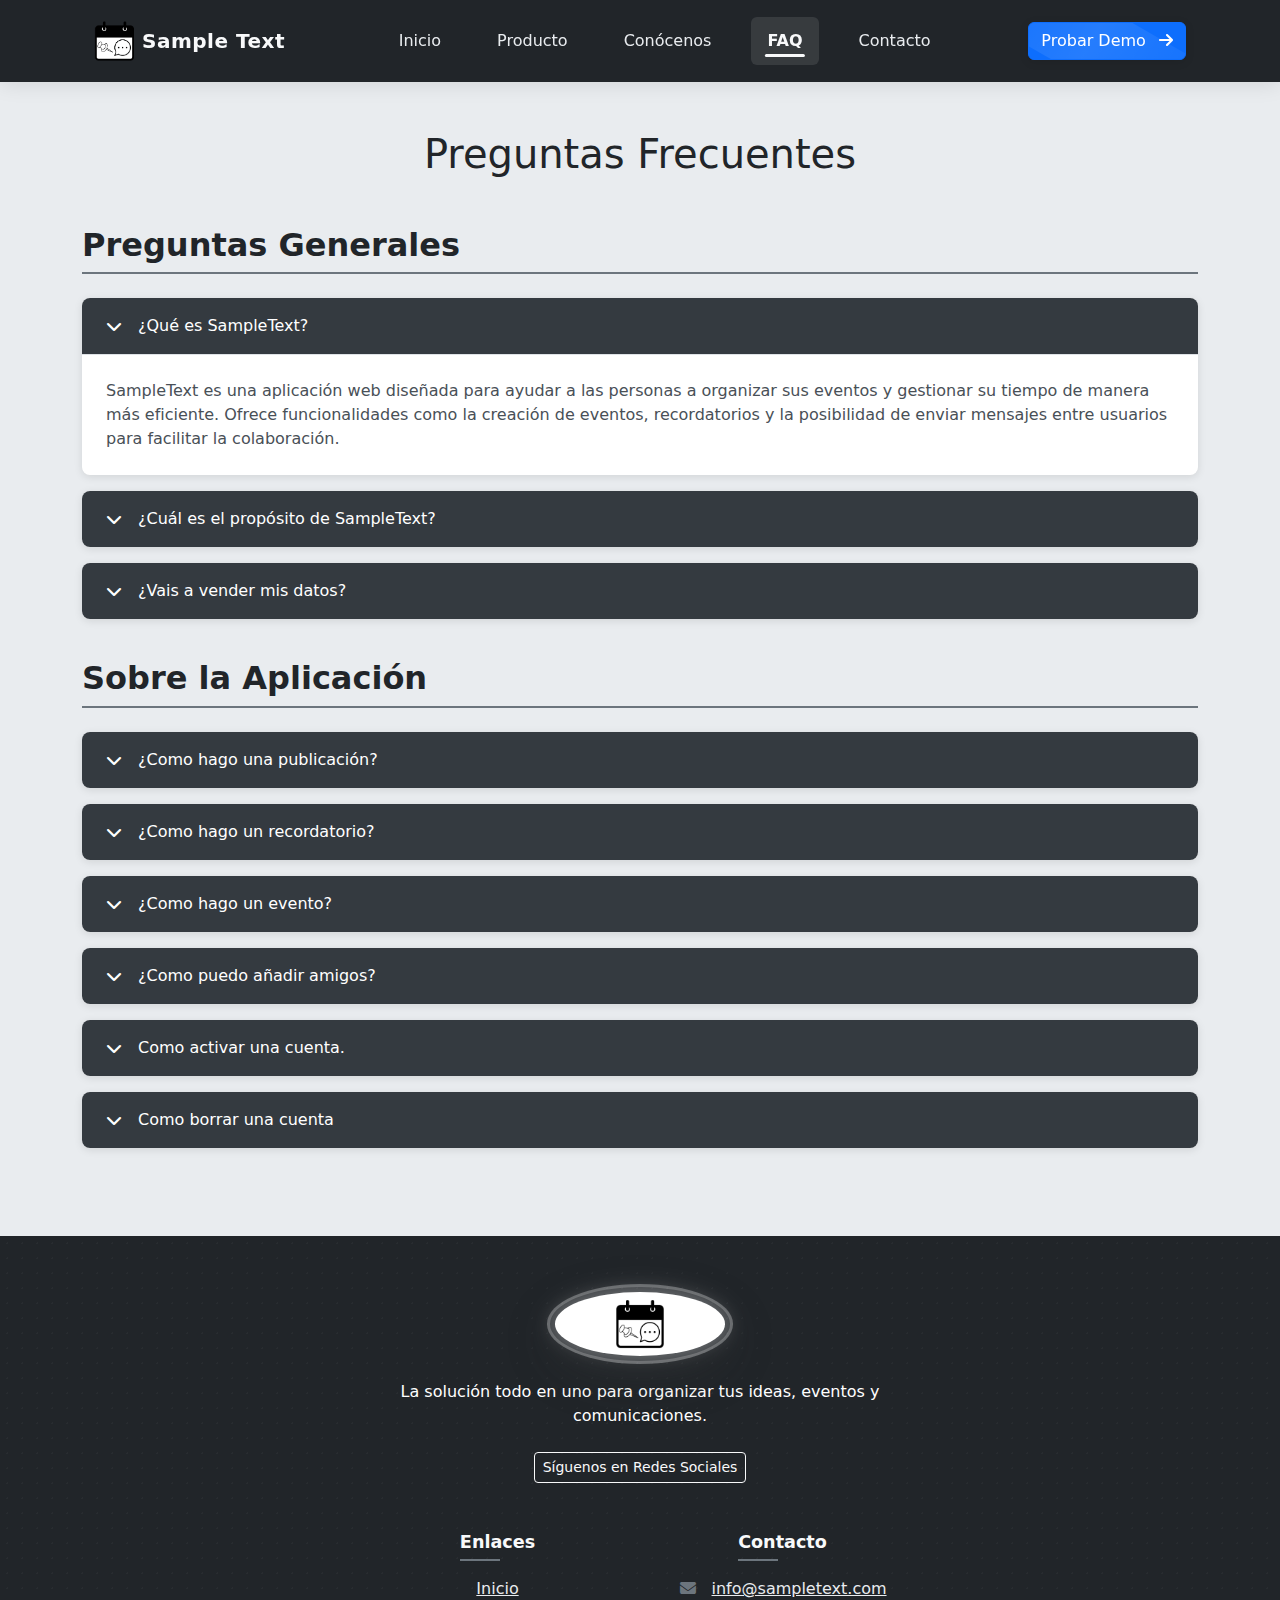
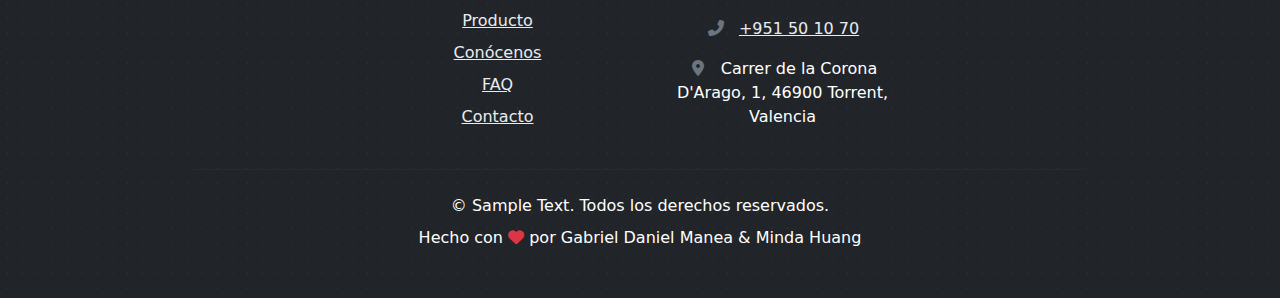
<file: src/pages/faq.html>
<!--
// ===================================
// Autor: Gabriel Daniel Manea
// Fecha: 05 de marzo de 2025
// Autor de la última modificación: Gabriel Daniel Manea
// Última fecha de modificación: 26 de Abril de 2025
// Descripción: Página que contiene preguntas sobre el producto actual y sobre el futuro producto no creado
// ===================================
-->

<!DOCTYPE html>
<html lang="es">
  <head>
    <meta charset="UTF-8" />
    <meta name="viewport" content="width=device-width, initial-scale=1.0" />
    <meta name="author" content="Gabriel Daniel Manea, Minda Huang" />
    <link rel="icon" href="../assets/favicon.png" type="image/png" />
    <link rel="stylesheet" href="../css/main.css" />
    <link rel="stylesheet" href="../css/faq.css" />
    <title>Preguntas Frecuentes | Sample Text</title>

    <!-- Bootstrap CSS -->
    <link href="https://cdn.jsdelivr.net/npm/bootstrap@5.3.0-alpha1/dist/css/bootstrap.min.css" rel="stylesheet" />
    <!-- Font Awesome 6 (Free version) -->
    <link rel="stylesheet" href="https://cdnjs.cloudflare.com/ajax/libs/font-awesome/6.4.0/css/all.min.css" />
    <!-- GSAP -->
    <script src="https://cdnjs.cloudflare.com/ajax/libs/gsap/3.12.2/gsap.min.js"></script>
  </head>
  <body style="opacity: 1; visibility: visible">
    <!-- Barra de navegación -->
    <header class="header bg-darkest sticky-top">
      <div class="container">
        <nav class="navbar navbar-expand-lg px-0">
          <div class="container-fluid">
            <a href="../../index.html" class="navbar-brand d-flex align-items-center">
              <img src="../assets/img/logo.png" alt="Sample Text Logo" class="logo-img me-2" style="height: 40px" />
              <span class="brand-text d-none d-sm-inline">Sample Text</span>
            </a>

            <button
              class="navbar-toggler custom-toggler"
              type="button"
              data-bs-toggle="collapse"
              data-bs-target="#mainNavbar"
              aria-controls="mainNavbar"
              aria-expanded="false"
              aria-label="Toggle navigation">
              <span class="navbar-toggler-icon"></span>
            </button>

            <div class="collapse navbar-collapse" id="mainNavbar">
              <ul class="navbar-nav mx-auto mb-2 mb-lg-0">
                <li class="nav-item mx-2">
                  <a class="nav-link" href="../../index.html"> <i class="fas fa-home d-lg-none me-2"></i>Inicio </a>
                </li>
                <li class="nav-item mx-2">
                  <a class="nav-link" href="./producto.html">
                    <i class="fas fa-box-open d-lg-none me-2"></i>Producto
                  </a>
                </li>
                <li class="nav-item mx-2">
                  <a class="nav-link" href="./conocenos.html"> <i class="fas fa-users d-lg-none me-2"></i>Conócenos </a>
                </li>
                <li class="nav-item mx-2">
                  <a class="nav-link active" aria-current="page" href="./faq.html">
                    <i class="fas fa-question-circle d-lg-none me-2"></i>FAQ
                  </a>
                </li>
                <li class="nav-item mx-2">
                  <a class="nav-link" href="./contacto.html">
                    <i class="fas fa-envelope d-lg-none me-2"></i>Contacto
                  </a>
                </li>
              </ul>

              <div class="d-flex">
                <a href="./producto.html" class="btn btn-primary btn-cta">
                  <span class="d-none d-md-inline">Probar Demo</span>
                  <span class="d-md-none">Demo</span>
                  <i class="fas fa-arrow-right ms-2"></i>
                </a>
              </div>
            </div>
          </div>
        </nav>
      </div>
    </header>

    <!-- Contenido principal -->
    <main class="faq-container py-5" style="opacity: 1 !important; visibility: visible !important">
      <div class="container">
        <h1 class="text-center mb-5">Preguntas Frecuentes</h1>

        <div class="faq-section">
          <h2 class="faq-section-title">Preguntas Generales</h2>

          <div class="faq-item">
            <div class="faq-question">
              <i class="fas fa-chevron-down faq-arrow"></i>
              <span>¿Qué es SampleText?</span>
            </div>
            <div class="faq-answer show">
              <p>
                SampleText es una aplicación web diseñada para ayudar a las personas a organizar sus eventos y gestionar
                su tiempo de manera más eficiente. Ofrece funcionalidades como la creación de eventos, recordatorios y
                la posibilidad de enviar mensajes entre usuarios para facilitar la colaboración.
              </p>
            </div>
          </div>

          <div class="faq-item">
            <div class="faq-question">
              <i class="fas fa-chevron-down faq-arrow"></i>
              <span>¿Cuál es el propósito de SampleText?</span>
            </div>
            <div class="faq-answer">
              <p>
                El propósito de SampleText es brindarte herramientas sencillas y efectivas para que puedas organizar
                tanto eventos como tus actividades diarias. Ya sea que necesites planificar una reunión, establecer
                recordatorios importantes o coordinarte con amigos y colegas, nuestra aplicación está pensada para
                facilitarte la vida.
              </p>
            </div>
          </div>

          <div class="faq-item">
            <div class="faq-question">
              <i class="fas fa-chevron-down faq-arrow"></i>
              <span>¿Vais a vender mis datos?</span>
            </div>
            <div class="faq-answer">
              <p>
                No, en SampleText nos tomamos muy en serio tu privacidad. No venderemos ni compartiremos tus datos
                personales con terceros. Nos comprometemos a proteger tu información y a usarla solo para ofrecerte los
                servicios de nuestra plataforma.
              </p>
            </div>
          </div>
        </div>

        <div class="faq-section">
          <h2 class="faq-section-title">Sobre la Aplicación</h2>

          <div class="faq-item">
            <div class="faq-question">
              <i class="fas fa-chevron-down faq-arrow"></i>
              <span>¿Como hago una publicación?</span>
            </div>
            <div class="faq-answer">
              <p>
                Para hacer una publicación, simplemente ingresa a la sección de mensajería de la aplicación y selecciona
                el grupo o contacto con el que deseas compartir la información. Desde allí, puedes escribir tu mensaje y
                compartirlo con las personas que elijas.
              </p>
            </div>
          </div>

          <div class="faq-item">
            <div class="faq-question">
              <i class="fas fa-chevron-down faq-arrow"></i>
              <span>¿Como hago un recordatorio?</span>
            </div>
            <div class="faq-answer">
              <p>
                Para crear un recordatorio, accede a la opción de recordatorios en el menú principal. Allí podrás elegir
                la fecha, hora y añadir detalles específicos para que el recordatorio se active y te avise cuando lo
                necesites.
              </p>
            </div>
          </div>

          <div class="faq-item">
            <div class="faq-question">
              <i class="fas fa-chevron-down faq-arrow"></i>
              <span>¿Como hago un evento?</span>
            </div>
            <div class="faq-answer">
              <p>
                Para crear un evento, dirígete al calendario dentro de la aplicación. Haz clic en la fecha en la que
                deseas programar el evento, ingresa los detalles como la hora, ubicación y descripción, y luego guarda
                el evento. También podrás invitar a otros usuarios a unirse.
              </p>
            </div>
          </div>

          <div class="faq-item">
            <div class="faq-question">
              <i class="fas fa-chevron-down faq-arrow"></i>
              <span>¿Como puedo añadir amigos?</span>
            </div>
            <div class="faq-answer">
              <p>
                Para añadir amigos, ve a la sección de contactos y busca a las personas que quieras agregar. Puedes
                buscarlas por su nombre de usuario o correo electrónico. Luego, simplemente selecciona "Añadir amigo" y
                espera a que acepten tu solicitud.
              </p>
            </div>
          </div>

          <div class="faq-item">
            <div class="faq-question">
              <i class="fas fa-chevron-down faq-arrow"></i>
              <span>Como activar una cuenta.</span>
            </div>
            <div class="faq-answer">
              <p>
                Para activar tu cuenta, primero crea una nueva cuenta con tu correo electrónico y una contraseña segura.
                Después, recibirás un correo de confirmación. Haz clic en el enlace del correo para verificar tu cuenta
                y ¡listo! Ya podrás empezar a usar SampleText.
              </p>
            </div>
          </div>

          <div class="faq-item">
            <div class="faq-question">
              <i class="fas fa-chevron-down faq-arrow"></i>
              <span>Como borrar una cuenta</span>
            </div>
            <div class="faq-answer">
              <p>
                Si deseas borrar tu cuenta, dirígete a la configuración de tu perfil y selecciona la opción de "Eliminar
                cuenta". Ten en cuenta que esta acción es irreversible y perderás toda la información asociada a tu
                cuenta.
              </p>
            </div>
          </div>
        </div>
      </div>
    </main>

    <footer class="footer bg-darkest text-white">
      <div class="container py-5">
        <div class="row justify-content-center">
          <div class="col-lg-8 text-center mb-5">
            <div class="footer-brand mb-3">
              <img
                src="../assets/img/logo-wide.png"
                alt="Sample Text Logo"
                class="img-fluid footer-logo rounded-circle shadow-lg"
                style="max-height: 80px; width: auto; border: 3px solid rgba(255, 255, 255, 0.2)" />
            </div>
            <p class="footer-text mb-4 mx-auto" style="max-width: 600px">
              La solución todo en uno para organizar tus ideas, eventos y comunicaciones.
            </p>
            <div style="position: relative; z-index: 1000; display: inline-block">
              <a href="./conocenos.html" class="btn btn-outline-light btn-sm" style="position: relative; z-index: 1001">
                Síguenos en Redes Sociales
              </a>
            </div>
          </div>
        </div>

        <div class="row justify-content-center text-center">
          <div class="col-lg-3 col-md-4 mb-4 mb-md-0">
            <h5 class="footer-title mb-4">Enlaces</h5>
            <ul class="footer-links list-unstyled">
              <li class="mb-2"><a href="../../index.html" class="footer-link">Inicio</a></li>
              <li class="mb-2"><a href="./producto.html" class="footer-link">Producto</a></li>
              <li class="mb-2"><a href="./conocenos.html" class="footer-link">Conócenos</a></li>
              <li class="mb-2"><a href="./faq.html" class="footer-link">FAQ</a></li>
              <li><a href="./contacto.html" class="footer-link">Contacto</a></li>
            </ul>
          </div>

          <div class="col-lg-3 col-md-4">
            <h5 class="footer-title mb-4">Contacto</h5>
            <ul class="footer-contact list-unstyled">
              <li class="mb-3">
                <i class="fas fa-envelope me-2"></i>
                <a href="mailto:info@sampletext.com" class="footer-link">info@sampletext.com</a>
              </li>
              <li class="mb-3">
                <i class="fas fa-phone-alt me-2"></i>
                <a href="tel:+123456789" class="footer-link">+951 50 10 70</a>
              </li>
              <li>
                <i class="fas fa-map-marker-alt me-2"></i>
                <span>Carrer de la Corona D'Arago, 1, 46900 Torrent, Valencia</span>
              </li>
            </ul>
          </div>
        </div>

        <hr class="footer-divider my-4 mx-auto" style="max-width: 80%" />

        <div class="row justify-content-center text-center">
          <div class="col-md-8">
            <p class="mb-2">&copy; <span id="current-year"></span> Sample Text. Todos los derechos reservados.</p>
            <p class="mb-0">
              Hecho con <i class="fa-solid fa-heart text-danger"></i> por Gabriel Daniel Manea & Minda Huang
            </p>
          </div>
        </div>
      </div>
    </footer>

    <!-- Bootstrap JS y Popper.js -->
    <script src="https://cdn.jsdelivr.net/npm/@popperjs/core@2.11.6/dist/umd/popper.min.js"></script>
    <script src="https://cdn.jsdelivr.net/npm/bootstrap@5.3.0-alpha1/dist/js/bootstrap.min.js"></script>
    <!-- Main JS -->
    <script src="../js/main.js"></script>
    <script src="../js/faq.js"></script>
  </body>
</html>
</file>
<file: css/main.css>
/* ===================================
*   Autor: Gabriel Daniel Manea
*   Fecha: 05 de marzo de 2025
*  =================================== */



/* ===================================
        Estilos globales (body)
   =================================== */
body {
  display: flex;
  flex-direction: column;
  min-height: 100vh;
  background-color: #f8f9fa;
  animation: fadeIn 0.4s ease-out; /* Aplica la animación a todo el body */
  font-family: "Segoe UI", Tahoma, Geneva, Verdana, sans-serif;
}

/* Animación fadeIn */
@keyframes fadeIn {
  0% {
    opacity: 0;
    transform: translateY(25px);
  }
  100% {
    opacity: 1;
    transform: translateY(0);
  }
}

/* ===================================
                Footer
   =================================== */
footer {
  margin-top: auto;
  background-color: #343a40;
  color: white;
  padding: 16px 0;
  text-align: center;
}

/* ===================================
                 Navbar
   =================================== */
.navbar {
  background-color: #343a40 !important;
  box-shadow: 0px 4px 6px rgba(0, 0, 0, 0.1);
}

.navbar-nav .nav-item {
  margin-left: 16px;
  margin-right: 16px;
}

.navbar-nav .nav-item .nav-link {
  transition: all 0.1s ease-in-out;
  color: #8a8a8a;
  padding: 8px 12px;
  border-radius: 8px;
}

.navbar-nav .nav-item .nav-link:hover {
  color: white;
  text-decoration: underline;
  transform: scale(1.03);
  background-color: rgba(0, 0, 0, 0.1);
  border-radius: 8px;
}
</file>
<file: css/index.css>
/* ===================================
*   Autor: Gabriel Daniel Manea
*   Fecha: 05 de marzo de 2025
*  =================================== */

/* ===================================
            HEADER (LOGO) 
   =================================== */
header {
  background-color: #343a40;
  padding: 16px 0;
}

header img {
  max-height: 50px;
}

/* ===================================
        BARRA DE NAVEGACIÓN (NAV) 
   =================================== */
nav {
  background: linear-gradient(45deg, #007bff, #0056b3);
}

.navbar-nav .nav-link {
  color: white;
  transition: color 0.3s;
}

.navbar-nav .nav-link:hover {
  color: #d1e7ff;
}

/* ===================================
        SECCIÓN DE BIENVENIDA 
   =================================== */
#helloSection {
  background: #007bff;
  color: white;
  padding: 64px 16px;
  text-align: center; /* Asegura que el texto esté centrado */
}

#info > h2 {
  text-align: center;
}

#helloSection h1,
#helloSection h3,
#helloSection p {
  padding: 8px;
  margin: 0 auto; /* Elimina márgenes para mantener el texto centrado */
  max-width: 800px; /* Controla el ancho para evitar que el texto se estire demasiado */
}

/* La clase 'lead' ya está estilizada, pero puede mejorar si se asegura que el párrafo no tenga márgenes extra */
.lead {
  font-style: italic;
  margin-bottom: 16px; /* Espaciado inferior para separar el texto */
}

.cta-button {
  display: inline-block;
  padding: 12px 24px;
  background: #002e5f;
  color: white;
  text-decoration: none;
  border-radius: 5px;
  font-size: 19.2px;
  transition: all 0.2s ease-in-out;
  margin-top: 20px; /* Espaciado superior para separar el botón del texto */
}

.cta-button:hover {
  background: #003d80;
  transform: scale(1.1);
}

/* ===================================
        SECCIÓN DE INFORMACIÓN 
  =================================== */
#info {
  background: #f4f4f4;
  color: #343a40;
  padding: 16px;
  border-radius: 10px;
  margin: 32px auto;
}

.text-block {
  padding: 16px;
  max-width: 800px;
  margin: auto;
  text-align: left;
}

.text-block h4 {
  color: #007bff;
}

/* ===================================
       SECCIÓN DE CARACTERÍSTICAS 
   =================================== */
#features {
  padding: 64px 16px;
  background: white;
}

.feature-grid {
  display: flex;
  flex-wrap: wrap;
  justify-content: center;
  gap: 16px;
  padding: 8px;
  color: #343a40;
}

.feature {
  max-width: 300px;
  text-align: center;
  padding: 24px;
  border-radius: 10px;
  background: #f8f9fa;
  box-shadow: 0px 4px 8px rgba(0, 0, 0, 0.1);
}

/* ===================================
                 FOOTER 
   =================================== */
footer {
  background-color: #343a40;
  color: white;
  text-align: center;
  padding: 16px 0;
}
</file>
<file: css/conocenos.css>
/* ===================================
*   Autor: Minda Huang
*   Fecha: 05 de marzo de 2025
*  =================================== */



/* Saltaba aviso en el validador W3C */

iframe {
  width: 100%;
  height: 400px;
  border: 0;
}
</file>
<file: css/contacto.css>
/* ===================================
*   Autor: Gabriel Daniel Manea
*   Fecha: 05 de marzo de 2025
*  =================================== */



/* ========================================
     Estilos generales (contact-container)
   ======================================== */
.contact-container {
  width: 600px; /* Ancho más estrecho */
  margin: 40px auto;
  padding: 16px; /* Menos relleno */
  background: #66b0ff; /* Azul suave de fondo */
  border-radius: 10px; /* Borde ligeramente más redondeado */
  box-shadow: 0px 4px 10px rgba(0, 0, 0, 0.1);
  transition: all 0.3s ease-in-out;
}

/* ======================================
     Título de la sección (contact-title)
   ====================================== */
.contact-title {
  text-align: center;
  font-size: 24px; /* Tamaño reducido */
  text-decoration: underline;
  font-weight: 600;
  color: #fff;
  margin-bottom: 20px; /* Menos espacio */
}

/* ========================================
     Estilos del formulario (contactForm)
   ======================================== */
#contactForm {
  display: flex;
  flex-direction: column;
  gap: 12px; /* Menor espacio entre campos */
}

.form-group {
  display: flex;
  flex-direction: column;
}

label {
  font-size: 14px; /* Tamaño más pequeño */
  font-weight: bold;
  color: #333;
  margin-bottom: 4px; /* Menos espacio */
}

input {
  width: 100%;
  padding: 8px; /* Menos relleno */
  border: 2px solid #e0e0e0;
  border-radius: 8px;
  font-size: 14px; /* Texto más pequeño */
  background-color: #f9f9f9;
  transition: border-color 0.3s, background-color 0.3s;
}

input:focus {
  border-color: #007bff;
  background-color: #f0f8ff;
  outline: none;
}

/* ==================================================
      Validaciones en vivo (is-valid, is-invalid)
   ================================================== */
.is-valid {
  border-color: #28a745 !important;
  background-color: #d4edda !important;
}

.is-invalid {
  border-color: #dc3545 !important;
  background-color: #f8d7da !important;
}

.invalid-feedback {
  color: #dc3545;
  font-size: 12px; /* Texto más pequeño */
  margin-top: 4px;
  display: none;
}

input.is-invalid + .invalid-feedback {
  display: block;
}

/* ===================================
   Estilos del botón (contact-button)
   =================================== */
.contact-button {
  width: 160px; /* Ancho más estrecho */
  padding: 8px 20px;
  background: #196783;
  color: white;
  border: none;
  border-radius: 8px;
  font-size: 14px;
  cursor: pointer;
  transition: background-color 0.3s, transform 0.3s;
  text-align: center;
  margin: 10px auto; /* Centra el botón */
  display: block; /* Asegura que el margin auto funcione */
}

.contact-button:hover {
  background-color: #0d3a47;
  transform: scale(1.05);
}

.contact-button:disabled {
  background-color: #d6d6d6;
  cursor: not-allowed;
  transform: none;
}

/* ===================================
    Responsividad (contact-container)
   =================================== */
@media (max-width: 768px) {
  .contact-container {
    width: 90%; /* Ancho mayor en pantallas pequeñas */
    padding: 20px;
  }
}
</file>
<file: css/faq.css>
/* ===================================
*   Autor: Mind Huang
*   Fecha: 05 de marzo de 2025
*  =================================== */



/* Estilos para las preguntas frecuentes */
.faq-answer {
  display: none; /* Oculta la respuesta por defecto */
  padding: 10px;
  background-color: #f9f9f9;
  border: 1px solid #ddd;
  margin-top: 5px;
}

.faq-question {
  cursor: pointer;
  font-weight: bold;
  padding: 10px;
  background-color: #0d6efd;
  color: #f9f9f9;
  border: 1px solid #ccc;
  margin: 5px 0;
  display: flex;
  align-items: center;
}

.faq-question:hover {
  background-color: #0d6efd;
}

.arrow {
  margin-right: 10px; /* Espacio entre la flecha y el texto */
  transition: transform 0.3s ease; /* Animación suave para rotar */
}

.faq-question.active .arrow {
  transform: rotate(180deg); /* Rota la flecha cuando la pregunta está activa */
}
</file>
<file: src/css/main.css>
/*
// ===================================
// Autor: Gabriel Daniel Manea
// Fecha: 05 de marzo de 2025
// Autor de la última modificación: Gabriel Daniel Manea
// Última fecha de modificación: 26 de Abril de 2025
// Descripción: Estilos que se aplican globalmente a toda la web
// ===================================
*/

:root {
  --color-light: #f8f9fa;
  --color-light-gray: #e9ecef;
  --color-gray: #dee2e6;
  --color-medium-gray: #ced4da;
  --color-dark-gray: #adb5bd;
  --color-darker-gray: #6c757d;
  --color-dark: #495057;
  --color-darker: #343a40;
  --color-darkest: #212529;
  --color-primary: #0d6efd;
  --color-success: #198754;
}

/* Clases de utilidad para colores (se mantienen igual) */
.bg-light {
  background-color: var(--color-light);
}
.bg-light-gray {
  background-color: var(--color-light-gray);
}
.bg-gray {
  background-color: var(--color-gray);
}
.bg-medium-gray {
  background-color: var(--color-medium-gray);
}
.bg-dark-gray {
  background-color: var(--color-dark-gray);
}
.bg-darker-gray {
  background-color: var(--color-darker-gray);
}
.bg-dark {
  background-color: var(--color-dark);
}
.bg-darker {
  background-color: var(--color-darker);
}
.bg-darkest {
  background-color: var(--color-darkest);
}

.text-light {
  color: var(--color-light);
}
.text-light-gray {
  color: var(--color-light-gray);
}
.text-gray {
  color: var(--color-gray);
}
.text-medium-gray {
  color: var(--color-medium-gray);
}
.text-dark-gray {
  color: var(--color-dark-gray);
}
.text-darker-gray {
  color: var(--color-darker-gray);
}
.text-dark {
  color: var(--color-dark);
}
.text-darker {
  color: var(--color-darker);
}
.text-darkest {
  color: var(--color-darkest);
}

/* Estilos generales (completos) */
body {
  font-family: "Segoe UI", Tahoma, Geneva, Verdana, sans-serif;
  color: var(--color-darkest);
  line-height: 1.6;
  overflow-x: hidden;
}

a {
  text-decoration: none;
  transition: all 0.3s ease;
}

/* ===== HEADER ===== */
.header {
  box-shadow: 0 2px 20px rgba(0, 0, 0, 0.1);
  padding: 0.5rem 0;
  transition: all 0.3s ease;
  z-index: 1030;
  background-color: var(--color-darkest);
}

.header.scrolled {
  padding: 0.25rem 0;
  box-shadow: 0 4px 12px rgba(0, 0, 0, 0.1);
  backdrop-filter: blur(10px);
  background-color: rgba(33, 37, 41, 0.95) !important;
}

/* Navbar mejorado (estilos completos) */
.navbar-brand {
  padding: 0;
  transition: transform 0.3s ease;
}

.navbar-brand:hover {
  transform: scale(1.02);
}

.logo-img {
  transition: all 0.3s ease;
}

.header.scrolled .logo-img {
  height: 35px !important;
}

/* Botón hamburguesa (estilos completos) */
.custom-toggler {
  border: 2px solid rgba(255, 255, 255, 0.8) !important;
  padding: 0.5rem 0.75rem;
  transition: all 0.3s ease;
  border-radius: 6px;
}

.custom-toggler:hover {
  border-color: white !important;
  background-color: rgba(255, 255, 255, 0.1);
}

.custom-toggler .navbar-toggler-icon {
  background-image: url("data:image/svg+xml,%3csvg xmlns='http://www.w3.org/2000/svg' viewBox='0 0 30 30'%3e%3cpath stroke='rgba(255, 255, 255, 0.95)' stroke-width='2.5' stroke-linecap='round' stroke-miterlimit='10' d='M4 7h22M4 15h22M4 23h22'/%3e%3c/svg%3e");
  width: 1.25em;
  height: 1.25em;
  transition: transform 0.3s ease;
}

.custom-toggler[aria-expanded="true"] {
  background-color: rgba(255, 255, 255, 0.15);
}

.custom-toggler[aria-expanded="true"] .navbar-toggler-icon {
  transform: rotate(90deg);
}

/* Versión móvil del toggler */
@media (max-width: 768px) {
  .custom-toggler {
    border-width: 2.5px;
    padding: 0.6rem 0.8rem;
  }

  .custom-toggler .navbar-toggler-icon {
    background-image: url("data:image/svg+xml,%3csvg xmlns='http://www.w3.org/2000/svg' viewBox='0 0 30 30'%3e%3cpath stroke='rgba(255, 255, 255, 1)' stroke-width='3' stroke-linecap='round' stroke-miterlimit='10' d='M4 7h22M4 15h22M4 23h22'/%3e%3c/svg%3e");
  }
}

/* Resto de estilos del header (completos) */
.brand-text {
  font-weight: 600;
  color: var(--color-light);
  letter-spacing: 0.5px;
}

.nav-link {
  font-weight: 500;
  padding: 0.75rem 1rem !important;
  margin: 0 0.25rem;
  position: relative;
  color: var(--color-light-gray) !important;
  transition: all 0.3s ease;
  border-radius: 6px;
}

.nav-link.active {
  color: var(--color-light) !important;
  font-weight: 600;
  background-color: rgba(255, 255, 255, 0.1);
}

.nav-link:hover:not(.active) {
  color: var(--color-light) !important;
  background-color: rgba(255, 255, 255, 0.05);
}

.nav-link.active::after {
  content: "";
  position: absolute;
  bottom: 8px;
  left: 50%;
  transform: translateX(-50%);
  width: 60%;
  height: 3px;
  background-color: var(--color-light);
  border-radius: 3px;
}

/* Botón CTA (estilo completo) */
.btn-cta {
  background-color: var(--color-darker-gray);
  border: none;
  padding: 0.6rem 1.5rem;
  font-weight: 600;
  transition: all 0.3s ease;
  position: relative;
  overflow: hidden;
  border-radius: 50px;
  box-shadow: 0 2px 10px rgba(0, 0, 0, 0.1);
}

.btn-cta:hover {
  background-color: var(--color-dark);
  transform: translateY(-2px);
  box-shadow: 0 4px 15px rgba(0, 0, 0, 0.2);
}

.btn-cta::after {
  content: "";
  position: absolute;
  top: -50%;
  left: -60%;
  width: 200%;
  height: 200%;
  background: linear-gradient(
    to right,
    rgba(255, 255, 255, 0) 0%,
    rgba(255, 255, 255, 0.1) 50%,
    rgba(255, 255, 255, 0) 100%
  );
  transform: rotate(30deg);
  transition: all 0.5s ease;
}

.btn-cta:hover::after {
  left: 100%;
}

/* Menú móvil (estilo completo) */
@media (max-width: 992px) {
  .navbar-collapse {
    background-color: var(--color-darker);
    padding: 1rem;
    border-radius: 12px;
    margin-top: 1rem;
    box-shadow: 0 5px 20px rgba(0, 0, 0, 0.2);
  }

  .nav-link {
    margin: 0.25rem 0;
    padding: 0.75rem 1rem !important;
  }

  .nav-link.active::after {
    display: none;
  }

  .btn-cta {
    width: 100%;
    margin-top: 1rem;
    justify-content: center;
  }
}

/* ===== FOOTER ===== (estilos completos) */
.footer {
  background-color: var(--color-darkest);
  position: relative;
  overflow: hidden;
}

.footer::before {
  content: "";
  position: absolute;
  top: 0;
  left: 0;
  width: 100%;
  height: 100%;
  background-image: radial-gradient(rgba(255, 255, 255, 0.03) 1px, transparent 1px);
  background-size: 15px 15px;
  z-index: 0;
  pointer-events: none;
}

.footer-logo {
  transition: all 0.3s ease;
  padding: 5px;
  background-color: rgba(255, 255, 255, 0.1);
  box-shadow: 0 0 0 5px rgba(255, 255, 255, 0.05);
  transform: scale(1);
  filter: drop-shadow(0 0 10px rgba(255, 255, 255, 0.3));
}

.footer-logo:hover {
  transform: scale(1.05);
  box-shadow: 0 0 0 8px rgba(255, 255, 255, 0.1);
  filter: drop-shadow(0 0 15px rgba(255, 255, 255, 0.4));
}

.footer-title {
  font-size: 1.1rem;
  font-weight: 600;
  margin-bottom: 1.5rem;
  position: relative;
  display: inline-block;
  color: var(--color-light);
}

.footer-title::after {
  content: "";
  position: absolute;
  bottom: -8px;
  left: 0;
  width: 40px;
  height: 2px;
  background-color: var(--color-darker-gray);
}

.footer-links {
  list-style: none;
  padding: 0;
}

.footer-link {
  color: var(--color-light-gray);
  transition: all 0.3s ease;
  display: inline-block;
  position: relative;
}

.footer-link:hover {
  color: var(--color-light);
  transform: translateX(5px);
}

.footer-link::before {
  content: "→";
  position: absolute;
  left: -20px;
  opacity: 0;
  transition: all 0.3s ease;
}

.footer-link:hover::before {
  opacity: 1;
  left: -18px;
}

.footer-contact i {
  width: 20px;
  text-align: center;
  color: var(--color-darker-gray);
}

.footer-divider {
  border-color: rgba(255, 255, 255, 0.1);
}

.btn-outline-light {
  border: 1px solid var(--color-light-gray);
  color: var(--color-light);
  transition: all 0.3s ease;
}

.btn-outline-light:hover {
  background-color: var(--color-light);
  color: var(--color-darkest);
}

/* ===== SECCIONES GENERALES ===== */
.section-title {
  font-weight: 700;
  margin-bottom: 2rem;
  position: relative;
  display: inline-block;
}

.section-title::after {
  content: "";
  position: absolute;
  bottom: -10px;
  left: 0;
  width: 50px;
  height: 3px;
  background-color: var(--color-darker-gray);
}

/* ===== BOTONES ===== */
.btn {
  font-weight: 500;
  padding: 0.5rem 1.5rem;
  border-radius: 50px;
  transition: all 0.3s ease;
}

.btn-primary {
  background-color: var(--color-darker-gray);
  border-color: var(--color-darker-gray);
}

.btn-primary:hover {
  background-color: var(--color-dark);
  border-color: var(--color-dark);
  transform: translateY(-2px);
  box-shadow: 0 4px 8px rgba(0, 0, 0, 0.1);
}

/* ===== ANIMACIONES ===== */
@keyframes fadeInUp {
  from {
    opacity: 0;
    transform: translateY(20px);
  }
  to {
    opacity: 1;
    transform: translateY(0);
  }
}

.fade-in {
  opacity: 0;
  transform: translateY(20px);
  transition: opacity 0.6s ease, transform 0.6s ease;
}

.fade-in.visible {
  opacity: 1;
  transform: translateY(0);
}

/* ===== RESPONSIVE ===== */
@media (max-width: 992px) {
  .navbar-nav {
    padding: 1rem 0;
  }

  .nav-item {
    margin: 0.5rem 0 !important;
  }

  .nav-link.active::after {
    display: none;
  }
}

@media (max-width: 768px) {
  .footer-logo {
    max-height: 60px !important;
  }
}

@media (max-width: 576px) {
  .footer-logo {
    max-height: 50px !important;
  }
}
</file>
<file: src/css/faq.css>
/*
// ===================================
// Autor: Minda Huang
// Fecha: 05 de marzo de 2025
// Autor de la última modificación: Gabriel Daniel Manea
// Última fecha de modificación: 26 de Abril de 2025
// Descripción: Estilos para la página de FAQ
// ===================================
*/

.faq-container {
  background-color: var(--color-light-gray);
  min-height: 60vh;
  padding: 2rem 0;
}

.faq-section {
  margin-bottom: 2.5rem;
}

.faq-section-title {
  color: var(--color-darkest);
  font-weight: 600;
  margin-bottom: 1.5rem;
  padding-bottom: 0.5rem;
  border-bottom: 2px solid var(--color-darker-gray);
}

.faq-item {
  margin-bottom: 1rem;
  border-radius: 8px;
  overflow: hidden;
  box-shadow: 0 2px 8px rgba(0, 0, 0, 0.1);
  background-color: white;
}

.faq-question {
  background-color: var(--color-darker);
  color: white;
  padding: 1rem 1.5rem;
  cursor: pointer;
  display: flex;
  align-items: center;
  font-weight: 500;
  transition: background-color 0.2s ease;
}

.faq-question:hover {
  background-color: var(--color-dark);
}

.faq-arrow {
  margin-right: 1rem;
  transition: transform 0.3s ease;
}

.faq-question.active .faq-arrow {
  transform: rotate(180deg);
}

.faq-answer {
  padding: 1.5rem;
  border-top: 1px solid var(--color-gray);
  display: none;
}

.faq-answer.show {
  display: block;
  animation: fadeIn 0.3s ease-out;
}

.faq-answer p {
  color: var(--color-dark);
  margin-bottom: 0;
}

/* Responsive (completo) */
@media (max-width: 768px) {
  .faq-container {
    padding: 1.5rem 0;
  }

  .faq-question {
    padding: 0.8rem 1rem;
    font-size: 0.95rem;
  }

  .faq-answer {
    padding: 1rem;
  }
}
</file>
